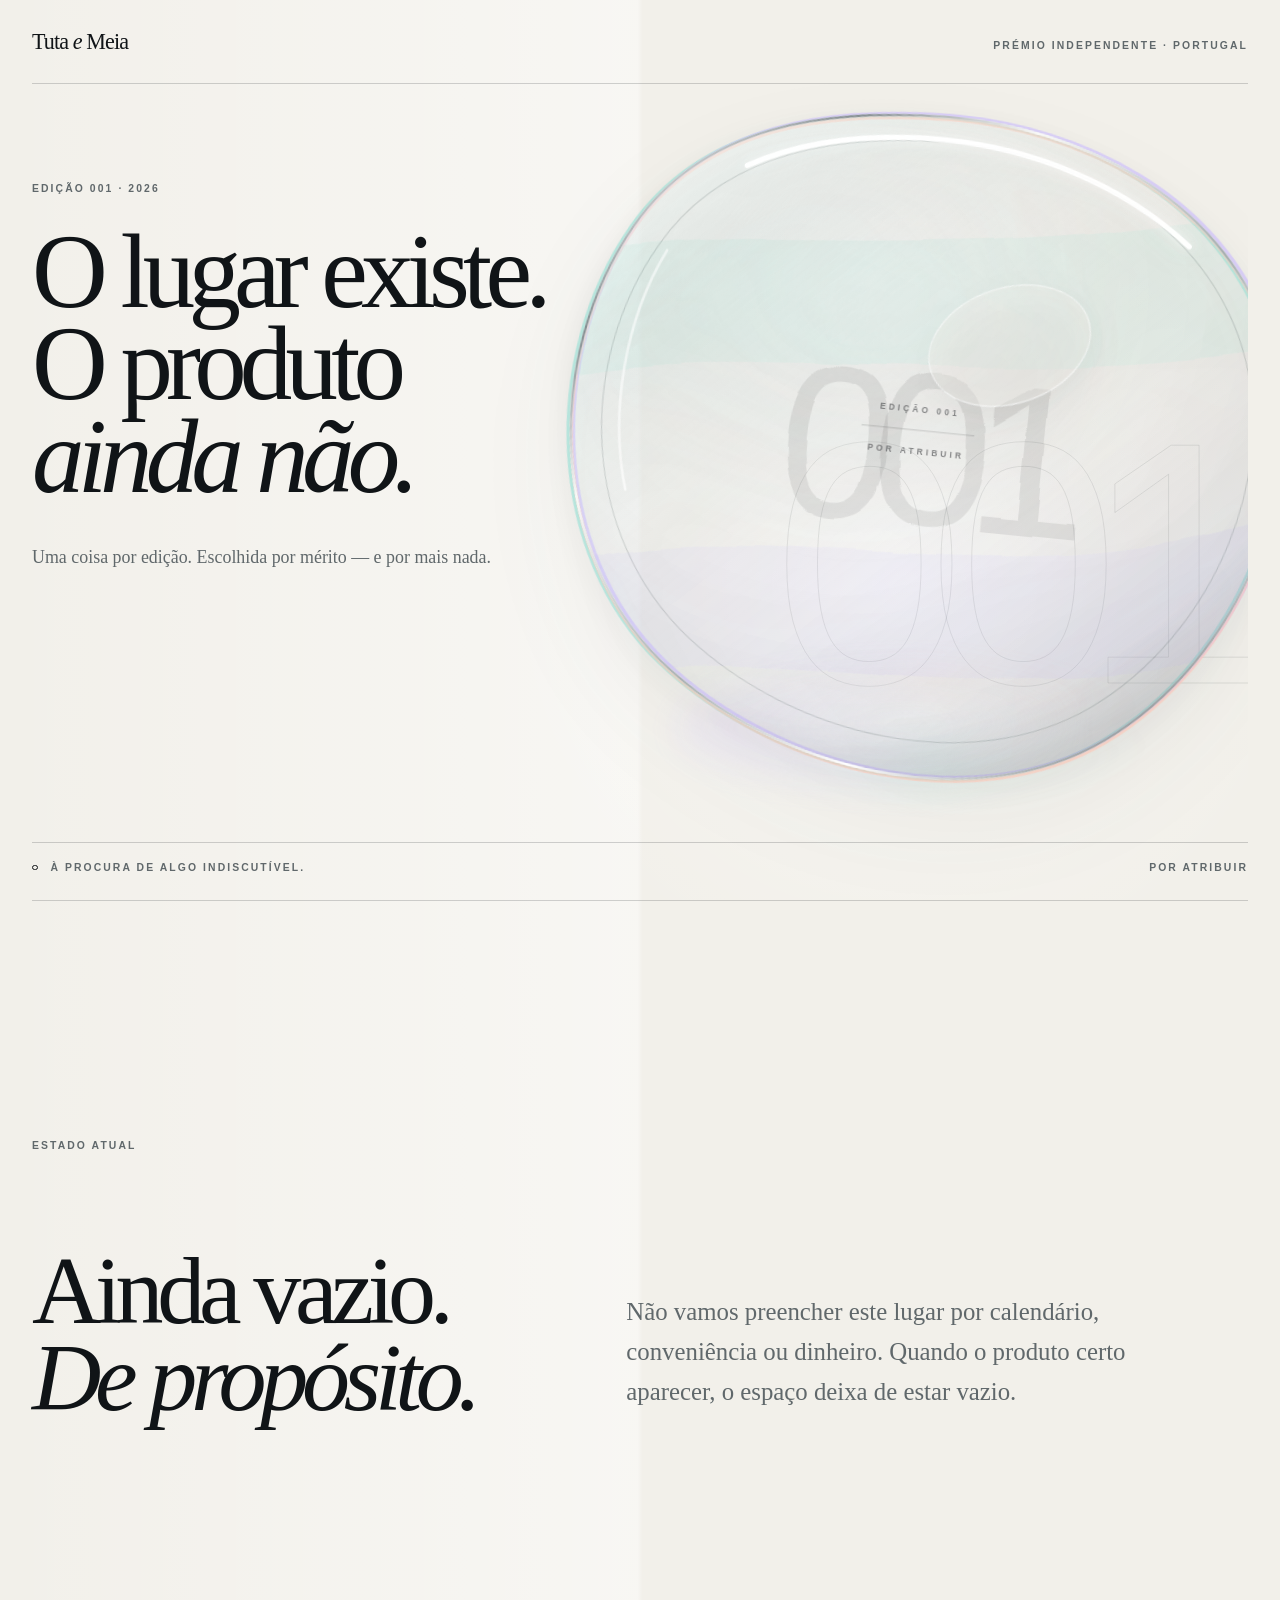
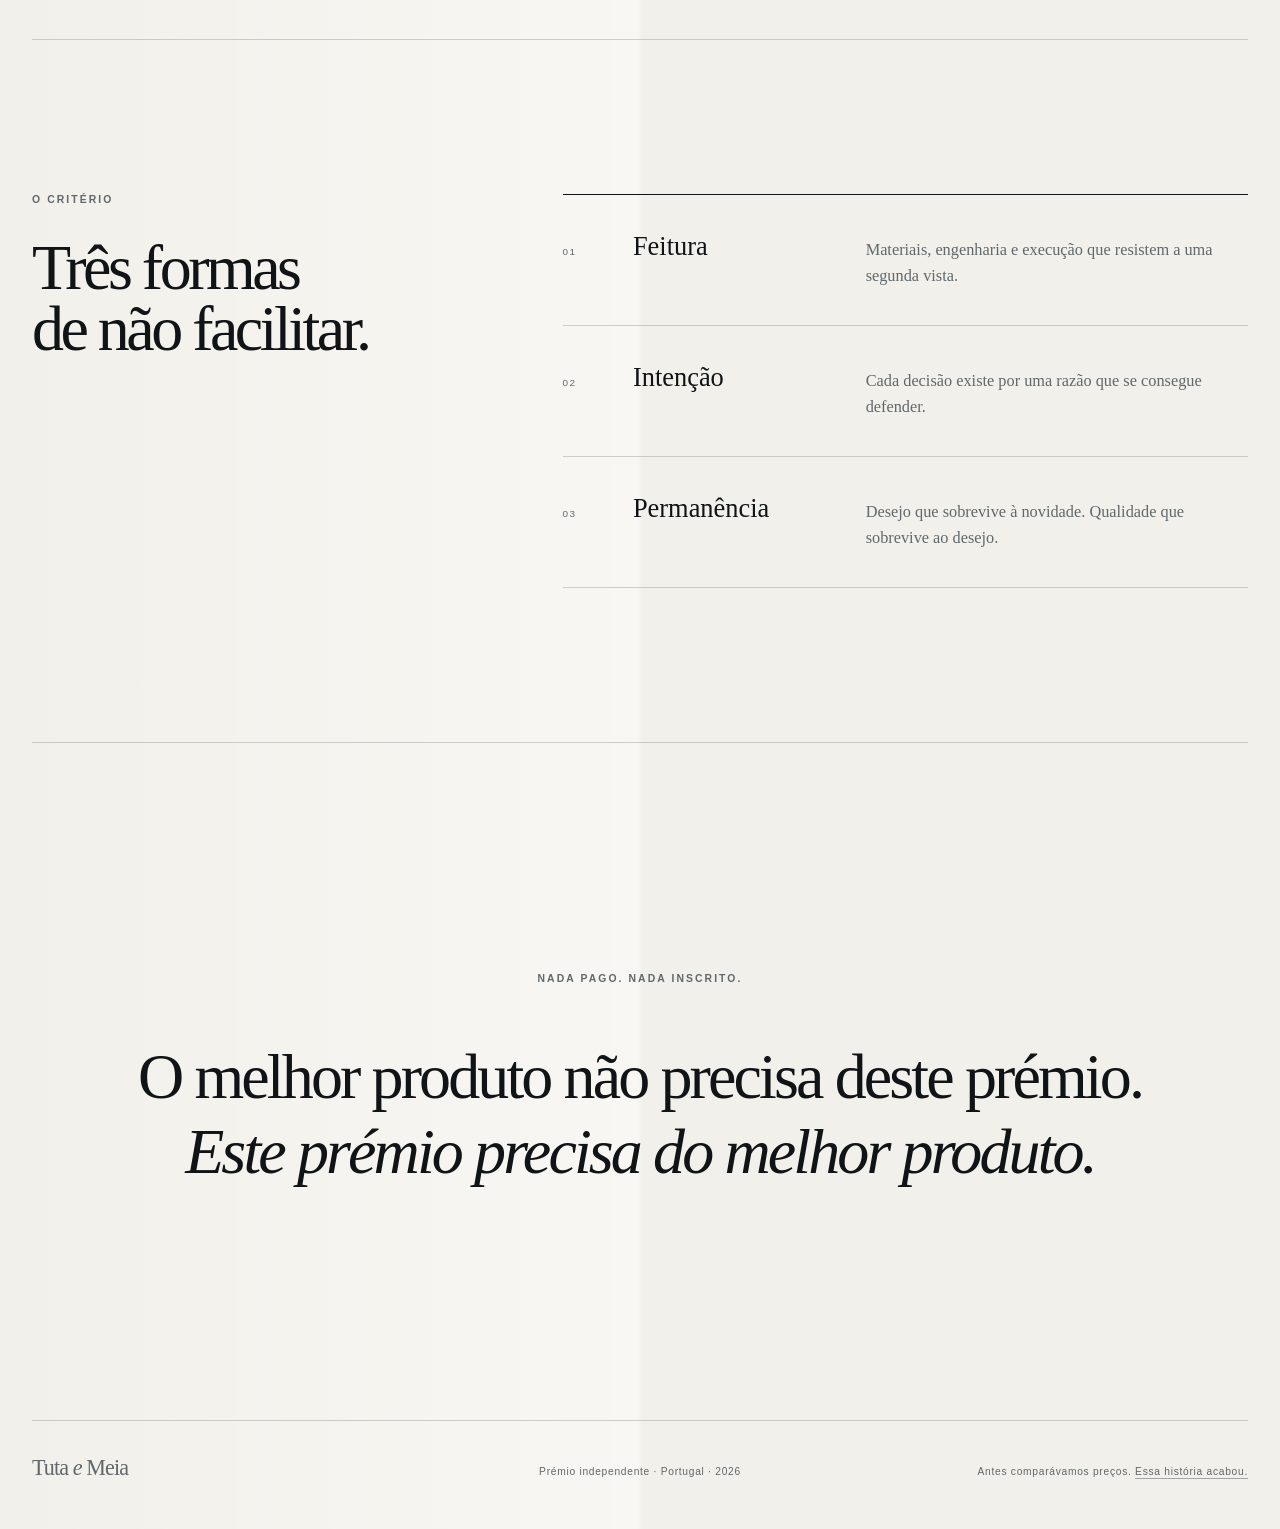
<file: index.html>
<!doctype html>
<html lang="pt">
<head>
  <meta charset="utf-8">
  <meta name="viewport" content="width=device-width, initial-scale=1">
  <title>Tuta e Meia — ainda vazio, de propósito</title>
  <meta name="description" content="Uma distinção editorial independente. Uma coisa por edição. Nada pago. Nada inscrito.">
  <meta name="theme-color" content="#f2f0ea">
  <meta property="og:type" content="website">
  <meta property="og:locale" content="pt_PT">
  <meta property="og:title" content="Tuta e Meia — ainda vazio, de propósito">
  <meta property="og:description" content="O lugar existe. O produto ainda não.">
  <meta property="og:url" content="https://tutaemeia.pt/">
  <link rel="canonical" href="https://tutaemeia.pt/">
  <link rel="icon" href="/favicon.svg?v=20261008b" type="image/svg+xml">
  <link rel="stylesheet" href="/styles.css?v=20261008b">
  <script src="/lens.js?v=20261008b" defer></script>
</head>
<body>
  <header class="site-header">
    <a class="brand" href="/" aria-label="Tuta e Meia — início">Tuta <i>e</i> Meia</a>
    <p>Prémio independente · Portugal</p>
  </header>

  <main>
    <section class="hero" id="hero" aria-labelledby="title">
      <div class="hero-copy">
        <p class="eyebrow">Edição 001 · 2026</p>
        <h1 id="title">O lugar existe.<br>O produto <em>ainda não.</em></h1>
        <p class="intro">
          Uma coisa por edição. Escolhida por mérito — e por mais nada.
        </p>
      </div>

      <p class="serial" aria-hidden="true">001</p>

      <div class="optical-object" id="optical-object" aria-hidden="true">
        <div class="caustic"></div>
        <svg class="lens" viewBox="0 0 720 660">
          <defs>
            <path id="lens-shape" d="M358 24C485 21 624 75 681 196C745 331 686 512 567 600C450 686 259 662 139 568C22 476-3 290 71 157C129 53 244 27 358 24Z"/>
            <clipPath id="lens-clip">
              <use href="#lens-shape"/>
            </clipPath>
            <linearGradient id="glass-fill" x1="0" y1="0" x2="1" y2="1">
              <stop offset="0" stop-color="#ffffff" stop-opacity=".72"/>
              <stop offset=".24" stop-color="#d9eeee" stop-opacity=".18"/>
              <stop offset=".52" stop-color="#ffffff" stop-opacity=".06"/>
              <stop offset=".78" stop-color="#c8c4dc" stop-opacity=".16"/>
              <stop offset="1" stop-color="#929b9e" stop-opacity=".34"/>
            </linearGradient>
            <radialGradient id="glass-depth" cx=".38" cy=".27" r=".82">
              <stop offset="0" stop-color="#ffffff" stop-opacity=".6"/>
              <stop offset=".46" stop-color="#ffffff" stop-opacity=".04"/>
              <stop offset=".8" stop-color="#879496" stop-opacity=".08"/>
              <stop offset="1" stop-color="#5a6264" stop-opacity=".31"/>
            </radialGradient>
            <linearGradient id="rim-metal" x1=".05" y1=".05" x2=".93" y2=".9">
              <stop offset="0" stop-color="#ffffff"/>
              <stop offset=".16" stop-color="#858e91"/>
              <stop offset=".31" stop-color="#f8f9f7"/>
              <stop offset=".56" stop-color="#a5adae"/>
              <stop offset=".76" stop-color="#ffffff"/>
              <stop offset="1" stop-color="#737c7f"/>
            </linearGradient>
            <filter id="refract" x="-15%" y="-15%" width="130%" height="130%">
              <feTurbulence type="fractalNoise" baseFrequency=".007 .014" numOctaves="2" seed="31" result="texture"/>
              <feDisplacementMap in="SourceGraphic" in2="texture" scale="12" xChannelSelector="R" yChannelSelector="B"/>
            </filter>
            <filter id="surface-light" x="-25%" y="-25%" width="150%" height="150%" color-interpolation-filters="sRGB">
              <feGaussianBlur in="SourceAlpha" stdDeviation="15" result="soft-alpha"/>
              <feSpecularLighting in="soft-alpha" surfaceScale="13" specularConstant="1.15" specularExponent="38" lighting-color="#ffffff" result="specular">
                <fePointLight id="point-light" x="545" y="85" z="185"/>
              </feSpecularLighting>
              <feComposite in="specular" in2="SourceAlpha" operator="in" result="specular-cut"/>
              <feMerge>
                <feMergeNode in="SourceGraphic"/>
                <feMergeNode in="specular-cut"/>
              </feMerge>
            </filter>
          </defs>

          <g class="dispersion">
            <use href="#lens-shape" class="rim rim-cyan"/>
            <use href="#lens-shape" class="rim rim-violet"/>
            <use href="#lens-shape" class="rim rim-coral"/>
          </g>

          <use href="#lens-shape" class="glass-base" filter="url(#surface-light)"/>

          <g clip-path="url(#lens-clip)" filter="url(#refract)">
            <text class="refracted-number" x="366" y="414" text-anchor="middle">001</text>
            <path class="refraction-band band-one" d="M-20 204C169 129 333 183 746 62V199C410 297 190 241-20 318Z"/>
            <path class="refraction-band band-two" d="M-17 506C198 391 440 504 750 354V480C457 616 194 509-17 627Z"/>
          </g>

          <use href="#lens-shape" class="glass-depth"/>
          <path class="inner-bevel" d="M359 48C476 45 602 94 655 204C713 327 659 490 551 570C443 649 271 627 160 541C52 456 28 294 97 172C150 78 255 51 359 48Z"/>
          <path class="hard-highlight" d="M173 89C255 42 382 33 484 65C527 78 566 98 600 124"/>
          <path class="soft-highlight" d="M105 177C71 247 66 337 88 408"/>
          <ellipse class="internal-void" cx="439" cy="235" rx="79" ry="55" transform="rotate(-24 439 235)"/>
          <use href="#lens-shape" class="metal-rim"/>

          <g class="engraving">
            <text x="360" y="307" text-anchor="middle">EDIÇÃO 001</text>
            <line x1="306" y1="324" x2="414" y2="324"/>
            <text x="360" y="347" text-anchor="middle">POR ATRIBUIR</text>
          </g>
        </svg>
      </div>

      <div class="hero-foot">
        <span class="status-dot" aria-hidden="true"></span>
        <p>À procura de algo indiscutível.</p>
        <span>Por atribuir</span>
      </div>
    </section>

    <section class="declaration" id="declaration" aria-labelledby="declaration-title">
      <p class="eyebrow">Estado atual</p>
      <h2 id="declaration-title">Ainda vazio.<br><em>De propósito.</em></h2>
      <p>
        Não vamos preencher este lugar por calendário, conveniência ou dinheiro.
        Quando o produto certo aparecer, o espaço deixa de estar vazio.
      </p>
    </section>

    <section class="criteria" id="criteria" aria-labelledby="criteria-title">
      <div class="criteria-heading">
        <p class="eyebrow">O critério</p>
        <h2 id="criteria-title">Três formas<br>de não facilitar.</h2>
      </div>

      <div class="criteria-list">
        <article>
          <span>01</span>
          <h3>Feitura</h3>
          <p>Materiais, engenharia e execução que resistem a uma segunda vista.</p>
        </article>
        <article>
          <span>02</span>
          <h3>Intenção</h3>
          <p>Cada decisão existe por uma razão que se consegue defender.</p>
        </article>
        <article>
          <span>03</span>
          <h3>Permanência</h3>
          <p>Desejo que sobrevive à novidade. Qualidade que sobrevive ao desejo.</p>
        </article>
      </div>
    </section>

    <section class="promise" id="promise" aria-label="Compromisso editorial">
      <p class="promise-kicker">Nada pago. Nada inscrito.</p>
      <p class="promise-line">O melhor produto não precisa deste prémio.</p>
      <p class="promise-line"><em>Este prémio precisa do melhor produto.</em></p>
    </section>
  </main>

  <footer>
    <a class="footer-brand" href="/">Tuta <i>e</i> Meia</a>
    <p>Prémio independente · Portugal · 2026</p>
    <p class="history">Antes comparávamos preços. <a href="https://blog.seliver.eu/i-built-a-price-comparison-engine-and-almost-nobody-came/">Essa história acabou.</a></p>
  </footer>
</body>
</html>
</file>
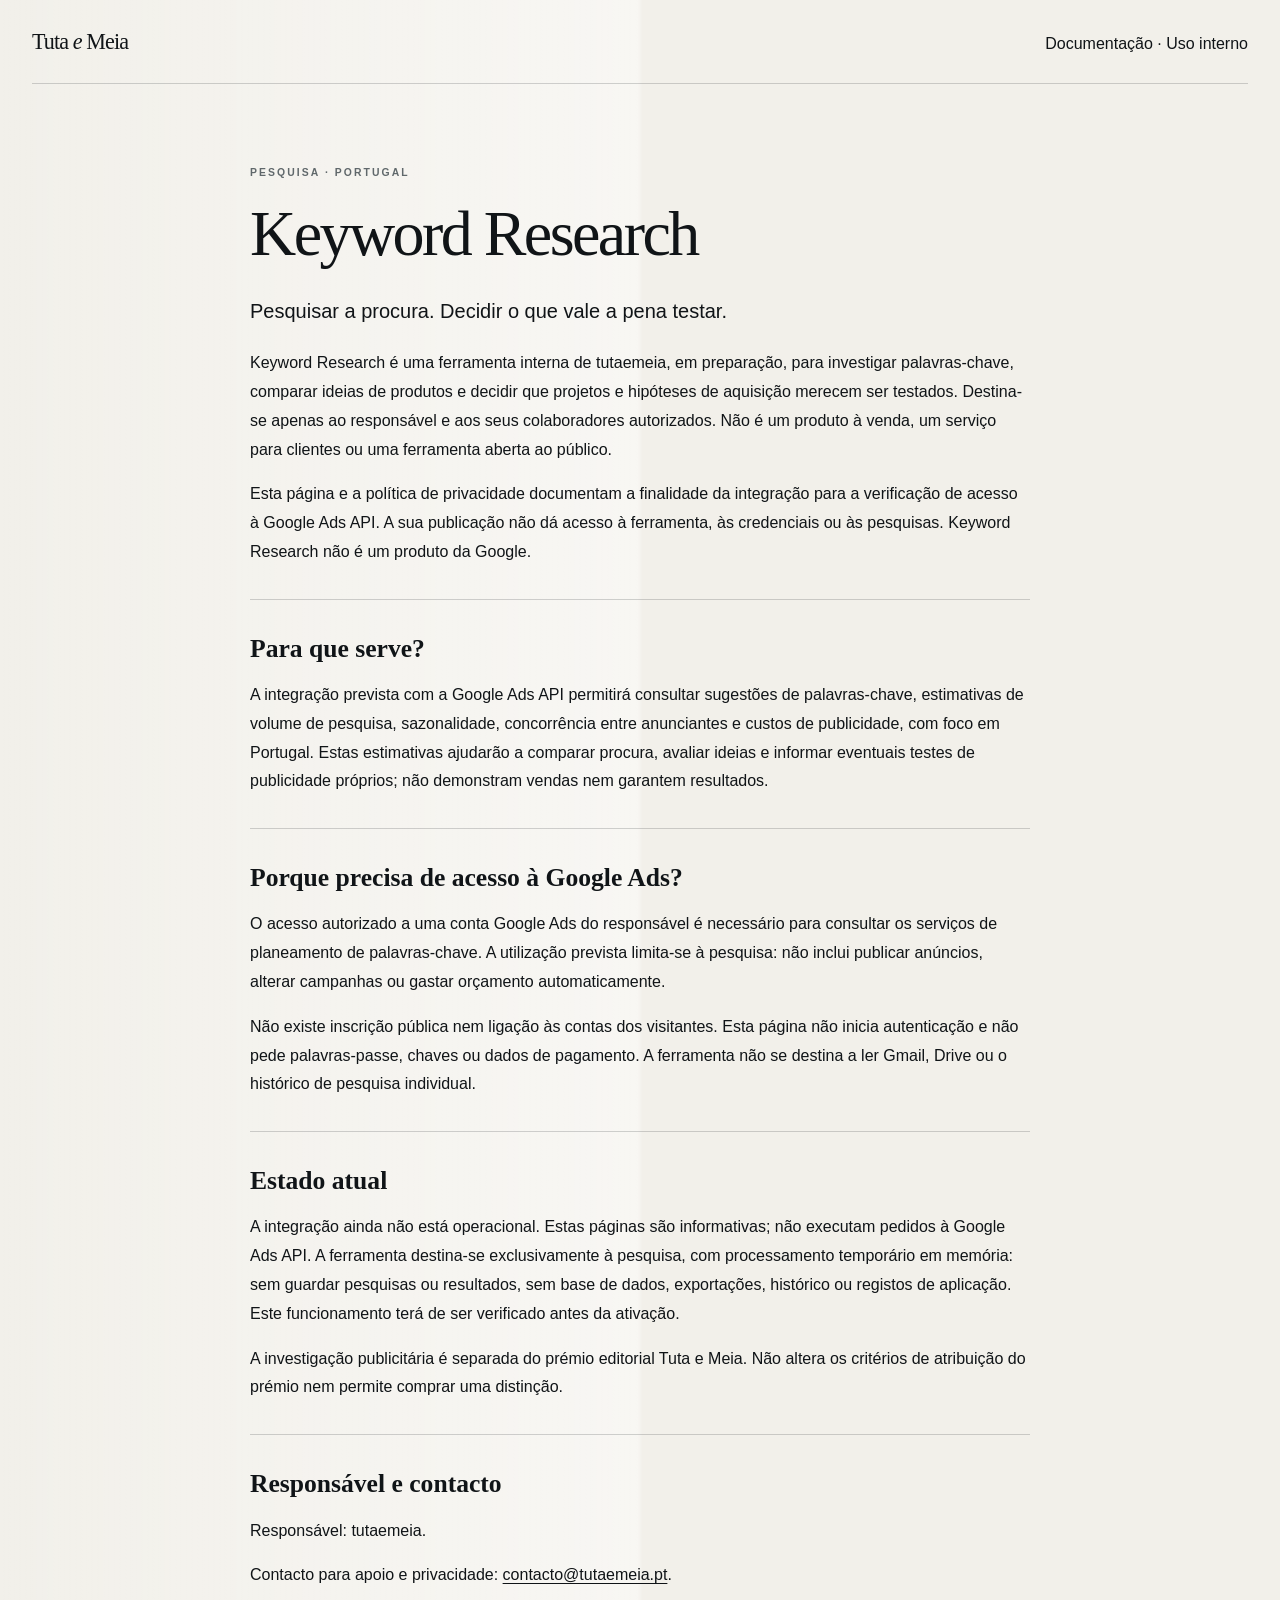
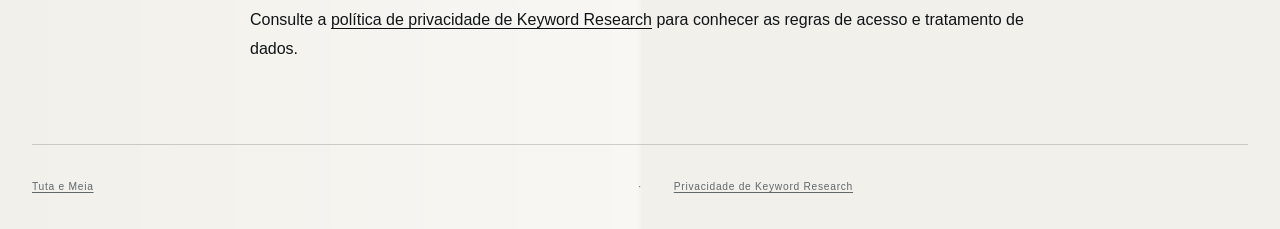
<file: keyword-research/index.html>
<!doctype html>
<html lang="pt-PT">
<head>
  <meta charset="utf-8">
  <meta name="viewport" content="width=device-width, initial-scale=1">
  <title>Keyword Research — Tuta e Meia</title>
  <meta name="description" content="Documentação da ferramenta interna de tutaemeia para pesquisar procura e avaliar ideias. Sem acesso público à ferramenta.">
  <meta name="robots" content="noindex, follow">
  <link rel="canonical" href="https://tutaemeia.pt/keyword-research/">
  <link rel="icon" href="/favicon.svg" type="image/svg+xml">
  <link rel="stylesheet" href="/styles.css">
  <link rel="stylesheet" href="/keyword-research/research.css">
</head>
<body class="research-page">
  <a class="skip-link" href="#content">Saltar para o conteúdo</a>
  <header class="site-header">
    <a class="brand" href="/" aria-label="Tuta e Meia — início"><span class="wordmark">Tuta <i>e</i> Meia</span></a>
    <span>Documentação · Uso interno</span>
  </header>
  <main id="content">
    <p class="eyebrow">Pesquisa · Portugal</p>
    <h1>Keyword Research</h1>
    <p class="lead">Pesquisar a procura. Decidir o que vale a pena testar.</p>
    <p>Keyword Research é uma ferramenta interna de tutaemeia, em preparação, para investigar palavras-chave, comparar ideias de produtos e decidir que projetos e hipóteses de aquisição merecem ser testados. Destina-se apenas ao responsável e aos seus colaboradores autorizados. Não é um produto à venda, um serviço para clientes ou uma ferramenta aberta ao público.</p>
    <p>Esta página e a política de privacidade documentam a finalidade da integração para a verificação de acesso à Google Ads API. A sua publicação não dá acesso à ferramenta, às credenciais ou às pesquisas. Keyword Research não é um produto da Google.</p>
    <section aria-labelledby="purpose">
      <h2 id="purpose">Para que serve?</h2>
      <p>A integração prevista com a Google Ads API permitirá consultar sugestões de palavras-chave, estimativas de volume de pesquisa, sazonalidade, concorrência entre anunciantes e custos de publicidade, com foco em Portugal. Estas estimativas ajudarão a comparar procura, avaliar ideias e informar eventuais testes de publicidade próprios; não demonstram vendas nem garantem resultados.</p>
    </section>
    <section aria-labelledby="access">
      <h2 id="access">Porque precisa de acesso à Google Ads?</h2>
      <p>O acesso autorizado a uma conta Google Ads do responsável é necessário para consultar os serviços de planeamento de palavras-chave. A utilização prevista limita-se à pesquisa: não inclui publicar anúncios, alterar campanhas ou gastar orçamento automaticamente.</p>
      <p>Não existe inscrição pública nem ligação às contas dos visitantes. Esta página não inicia autenticação e não pede palavras-passe, chaves ou dados de pagamento. A ferramenta não se destina a ler Gmail, Drive ou o histórico de pesquisa individual.</p>
    </section>
    <section aria-labelledby="status">
      <h2 id="status">Estado atual</h2>
      <p>A integração ainda não está operacional. Estas páginas são informativas; não executam pedidos à Google Ads API. A ferramenta destina-se exclusivamente à pesquisa, com processamento temporário em memória: sem guardar pesquisas ou resultados, sem base de dados, exportações, histórico ou registos de aplicação. Este funcionamento terá de ser verificado antes da ativação.</p>
      <p>A investigação publicitária é separada do prémio editorial Tuta e Meia. Não altera os critérios de atribuição do prémio nem permite comprar uma distinção.</p>
    </section>
    <section aria-labelledby="contact">
      <h2 id="contact">Responsável e contacto</h2>
      <p>Responsável: tutaemeia.</p>
      <p>Contacto para apoio e privacidade: <a href="mailto:contacto@tutaemeia.pt">contacto@tutaemeia.pt</a>.</p>
      <p>Consulte a <a href="/keyword-research/privacidade/">política de privacidade de Keyword Research</a> para conhecer as regras de acesso e tratamento de dados.</p>
    </section>
  </main>
  <footer><a href="/">Tuta e Meia</a> · <a href="/keyword-research/privacidade/">Privacidade de Keyword Research</a></footer>
</body>
</html>
</file>
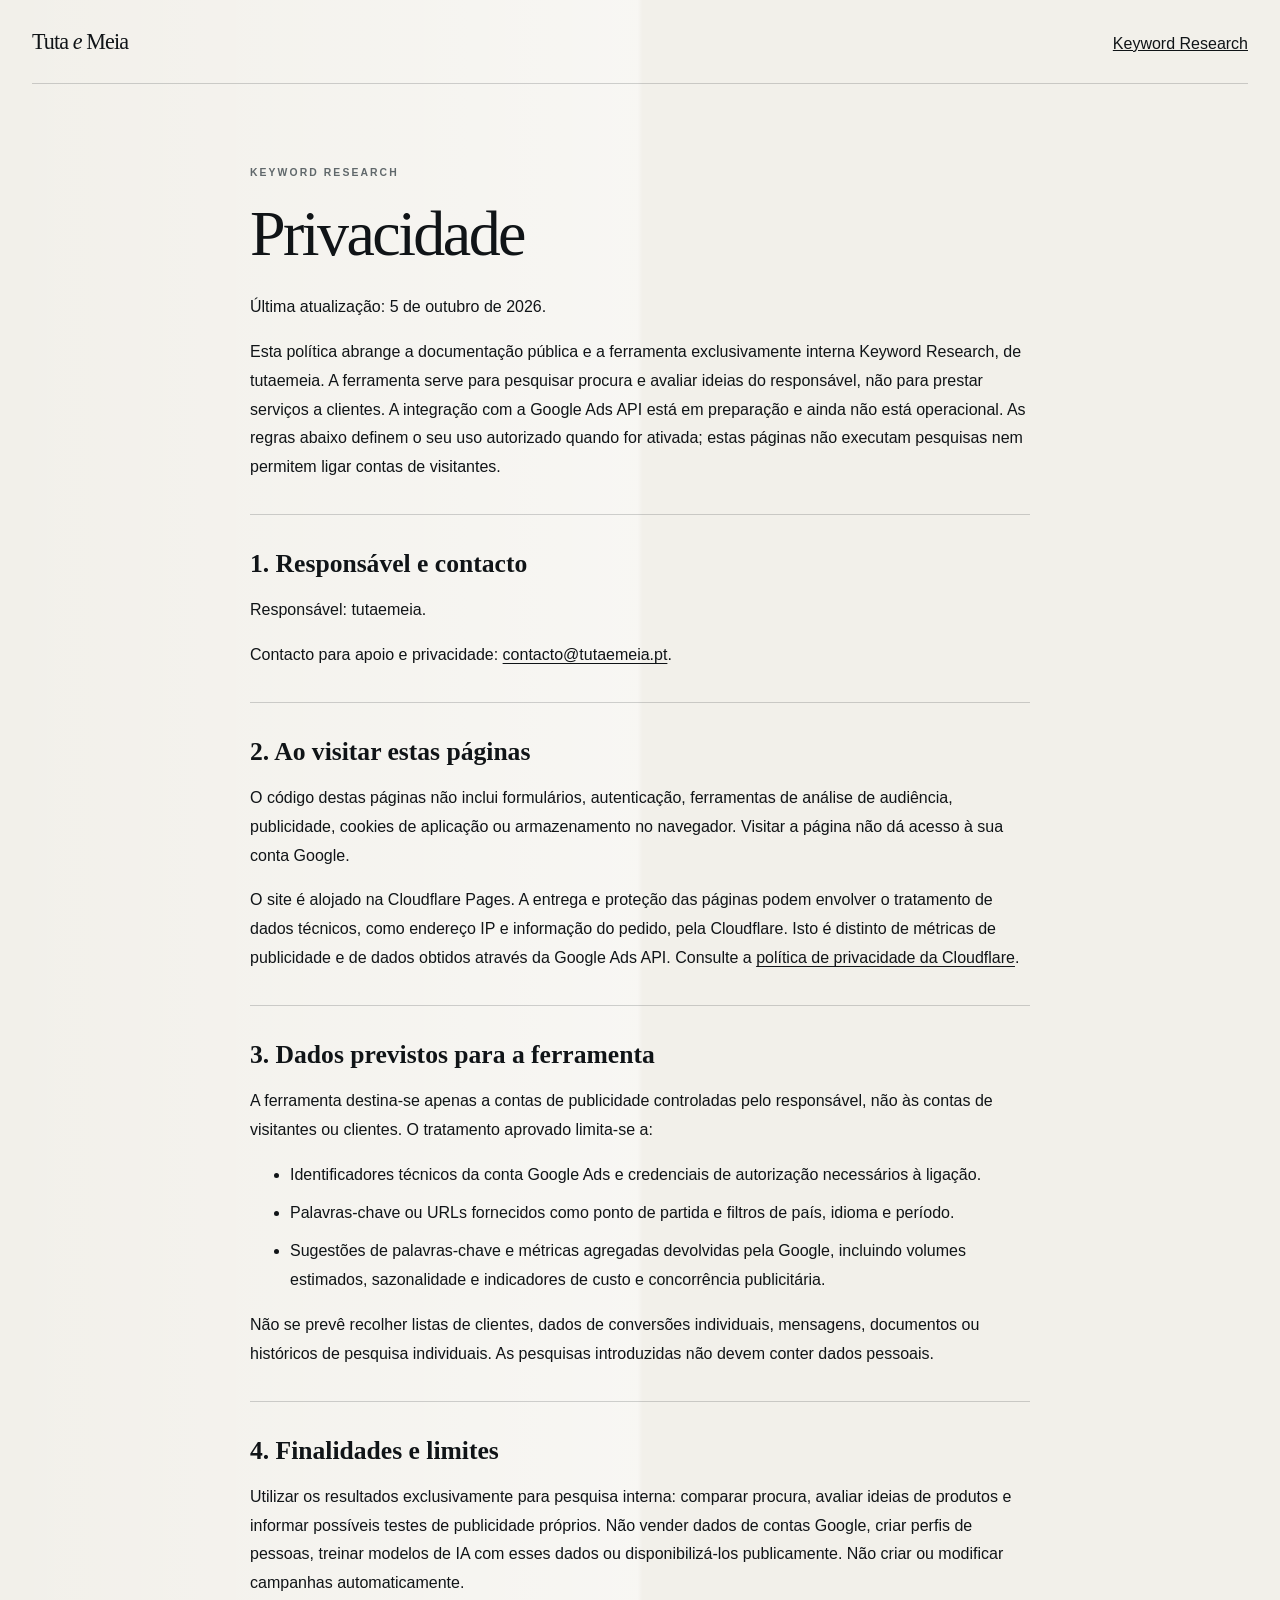
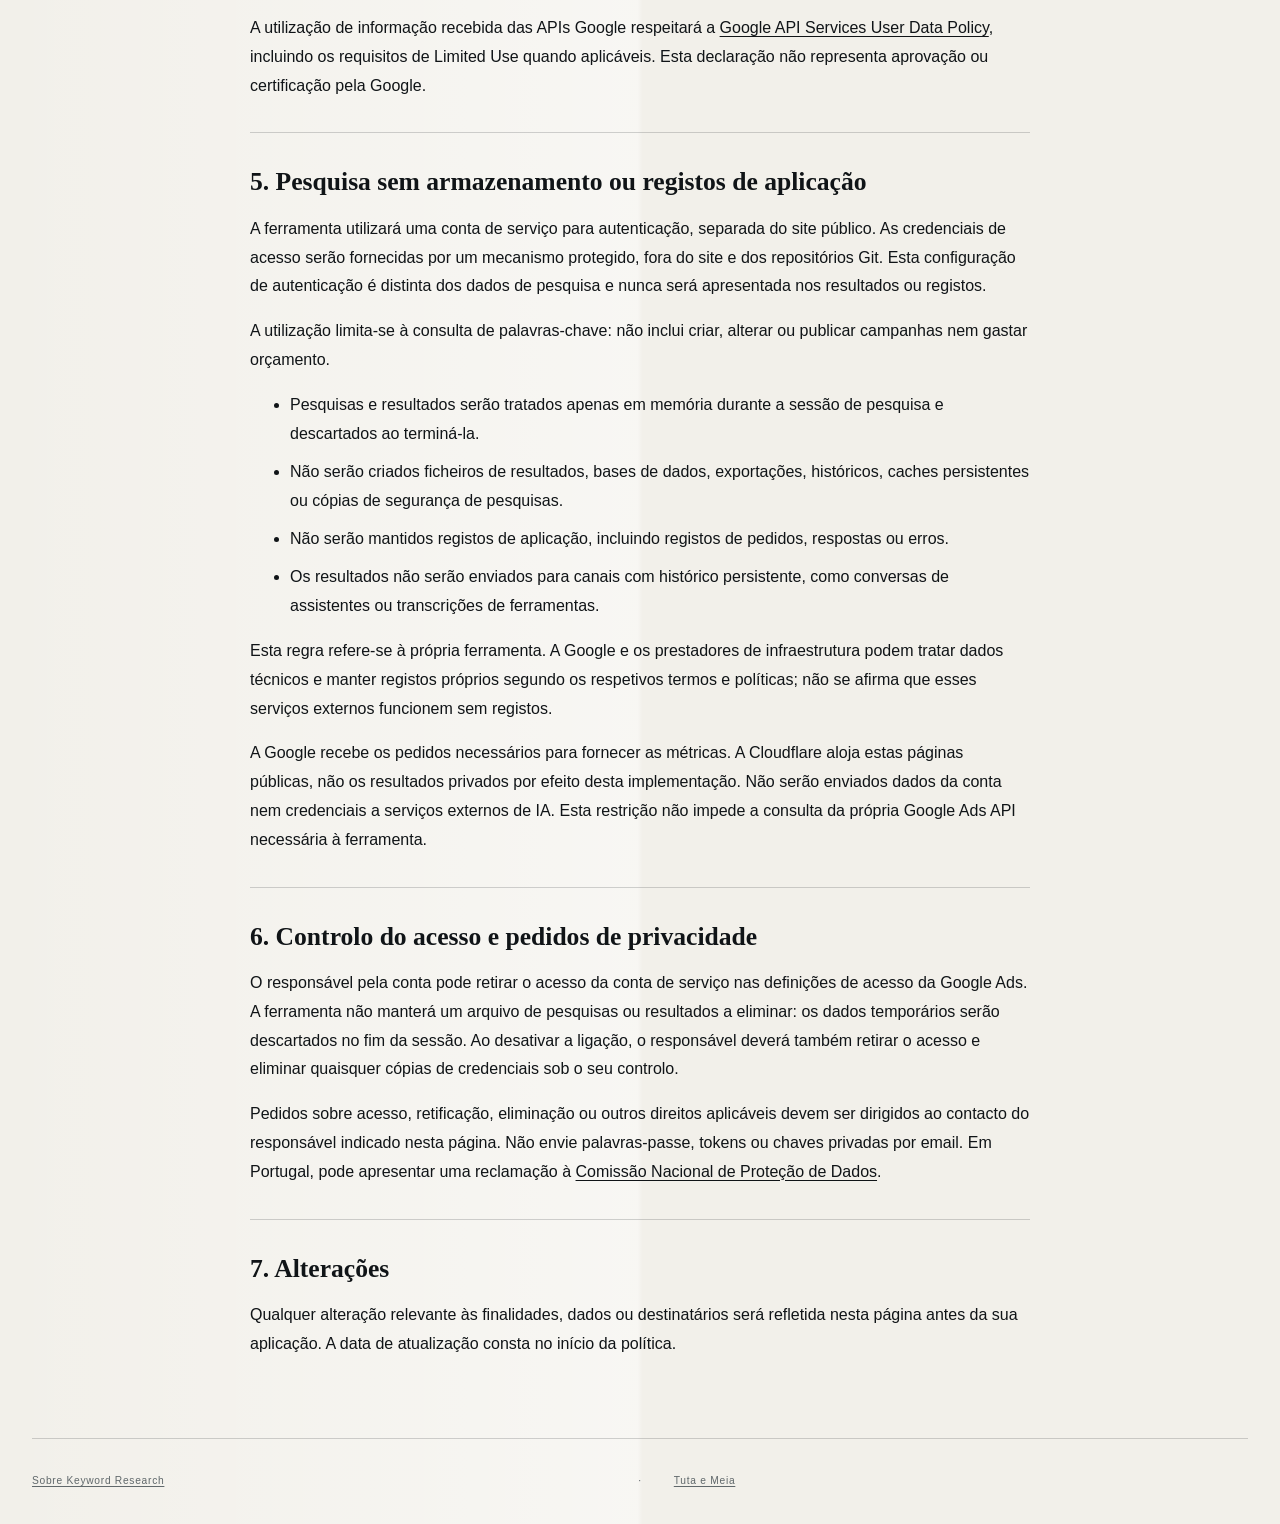
<file: keyword-research/privacidade/index.html>
<!doctype html>
<html lang="pt-PT">
<head>
  <meta charset="utf-8">
  <meta name="viewport" content="width=device-width, initial-scale=1">
  <title>Privacidade de Keyword Research — Tuta e Meia</title>
  <meta name="description" content="Privacidade das páginas e regras aprovadas para a futura ferramenta privada Keyword Research.">
  <meta name="robots" content="noindex, follow">
  <link rel="canonical" href="https://tutaemeia.pt/keyword-research/privacidade/">
  <link rel="icon" href="/favicon.svg" type="image/svg+xml">
  <link rel="stylesheet" href="/styles.css">
  <link rel="stylesheet" href="/keyword-research/research.css">
</head>
<body class="research-page">
  <a class="skip-link" href="#content">Saltar para o conteúdo</a>
  <header class="site-header">
    <a class="brand" href="/" aria-label="Tuta e Meia — início"><span class="wordmark">Tuta <i>e</i> Meia</span></a>
    <a href="/keyword-research/">Keyword Research</a>
  </header>
  <main id="content">
    <p class="eyebrow">Keyword Research</p>
    <h1>Privacidade</h1>
    <p>Última atualização: <time datetime="2026-10-05">5 de outubro de 2026</time>.</p>
    <p>Esta política abrange a documentação pública e a ferramenta exclusivamente interna Keyword Research, de tutaemeia. A ferramenta serve para pesquisar procura e avaliar ideias do responsável, não para prestar serviços a clientes. A integração com a Google Ads API está em preparação e ainda não está operacional. As regras abaixo definem o seu uso autorizado quando for ativada; estas páginas não executam pesquisas nem permitem ligar contas de visitantes.</p>
    <section aria-labelledby="controller">
      <h2 id="controller">1. Responsável e contacto</h2>
      <p>Responsável: tutaemeia.</p>
      <p>Contacto para apoio e privacidade: <a href="mailto:contacto@tutaemeia.pt">contacto@tutaemeia.pt</a>.</p>
    </section>
    <section aria-labelledby="website">
      <h2 id="website">2. Ao visitar estas páginas</h2>
      <p>O código destas páginas não inclui formulários, autenticação, ferramentas de análise de audiência, publicidade, cookies de aplicação ou armazenamento no navegador. Visitar a página não dá acesso à sua conta Google.</p>
      <p>O site é alojado na Cloudflare Pages. A entrega e proteção das páginas podem envolver o tratamento de dados técnicos, como endereço IP e informação do pedido, pela Cloudflare. Isto é distinto de métricas de publicidade e de dados obtidos através da Google Ads API. Consulte a <a href="https://www.cloudflare.com/privacypolicy/">política de privacidade da Cloudflare</a>.</p>
    </section>
    <section aria-labelledby="data">
      <h2 id="data">3. Dados previstos para a ferramenta</h2>
      <p>A ferramenta destina-se apenas a contas de publicidade controladas pelo responsável, não às contas de visitantes ou clientes. O tratamento aprovado limita-se a:</p>
      <ul>
        <li>Identificadores técnicos da conta Google Ads e credenciais de autorização necessários à ligação.</li>
        <li>Palavras-chave ou URLs fornecidos como ponto de partida e filtros de país, idioma e período.</li>
        <li>Sugestões de palavras-chave e métricas agregadas devolvidas pela Google, incluindo volumes estimados, sazonalidade e indicadores de custo e concorrência publicitária.</li>
      </ul>
      <p>Não se prevê recolher listas de clientes, dados de conversões individuais, mensagens, documentos ou históricos de pesquisa individuais. As pesquisas introduzidas não devem conter dados pessoais.</p>
    </section>
    <section aria-labelledby="purpose">
      <h2 id="purpose">4. Finalidades e limites</h2>
      <p>Utilizar os resultados exclusivamente para pesquisa interna: comparar procura, avaliar ideias de produtos e informar possíveis testes de publicidade próprios. Não vender dados de contas Google, criar perfis de pessoas, treinar modelos de IA com esses dados ou disponibilizá-los publicamente. Não criar ou modificar campanhas automaticamente.</p>
      <p>A utilização de informação recebida das APIs Google respeitará a <a href="https://developers.google.com/terms/api-services-user-data-policy">Google API Services User Data Policy</a>, incluindo os requisitos de Limited Use quando aplicáveis. Esta declaração não representa aprovação ou certificação pela Google.</p>
    </section>
    <section aria-labelledby="storage">
      <h2 id="storage">5. Pesquisa sem armazenamento ou registos de aplicação</h2>
      <p>A ferramenta utilizará uma conta de serviço para autenticação, separada do site público. As credenciais de acesso serão fornecidas por um mecanismo protegido, fora do site e dos repositórios Git. Esta configuração de autenticação é distinta dos dados de pesquisa e nunca será apresentada nos resultados ou registos.</p>
      <p>A utilização limita-se à consulta de palavras-chave: não inclui criar, alterar ou publicar campanhas nem gastar orçamento.</p>
      <ul>
        <li>Pesquisas e resultados serão tratados apenas em memória durante a sessão de pesquisa e descartados ao terminá-la.</li>
        <li>Não serão criados ficheiros de resultados, bases de dados, exportações, históricos, caches persistentes ou cópias de segurança de pesquisas.</li>
        <li>Não serão mantidos registos de aplicação, incluindo registos de pedidos, respostas ou erros.</li>
        <li>Os resultados não serão enviados para canais com histórico persistente, como conversas de assistentes ou transcrições de ferramentas.</li>
      </ul>
      <p>Esta regra refere-se à própria ferramenta. A Google e os prestadores de infraestrutura podem tratar dados técnicos e manter registos próprios segundo os respetivos termos e políticas; não se afirma que esses serviços externos funcionem sem registos.</p>
      <p>A Google recebe os pedidos necessários para fornecer as métricas. A Cloudflare aloja estas páginas públicas, não os resultados privados por efeito desta implementação. Não serão enviados dados da conta nem credenciais a serviços externos de IA. Esta restrição não impede a consulta da própria Google Ads API necessária à ferramenta.</p>
    </section>
    <section aria-labelledby="rights">
      <h2 id="rights">6. Controlo do acesso e pedidos de privacidade</h2>
      <p>O responsável pela conta pode retirar o acesso da conta de serviço nas definições de acesso da Google Ads. A ferramenta não manterá um arquivo de pesquisas ou resultados a eliminar: os dados temporários serão descartados no fim da sessão. Ao desativar a ligação, o responsável deverá também retirar o acesso e eliminar quaisquer cópias de credenciais sob o seu controlo.</p>
      <p>Pedidos sobre acesso, retificação, eliminação ou outros direitos aplicáveis devem ser dirigidos ao contacto do responsável indicado nesta página. Não envie palavras-passe, tokens ou chaves privadas por email. Em Portugal, pode apresentar uma reclamação à <a href="https://www.cnpd.pt/">Comissão Nacional de Proteção de Dados</a>.</p>
    </section>
    <section aria-labelledby="changes">
      <h2 id="changes">7. Alterações</h2>
      <p>Qualquer alteração relevante às finalidades, dados ou destinatários será refletida nesta página antes da sua aplicação. A data de atualização consta no início da política.</p>
    </section>
  </main>
  <footer><a href="/keyword-research/">Sobre Keyword Research</a> · <a href="/">Tuta e Meia</a></footer>
</body>
</html>
</file>
<file: styles.css>
:root {
  color-scheme: light;
  --paper: #f2f0ea;
  --paper-deep: #e8e5dd;
  --ink: #101417;
  --muted: #60686b;
  --palladium: #9aa3a6;
  --line: rgb(16 20 23 / 18%);
  --cyan: #8edfd3;
  --violet: #c7b7ff;
  --coral: #ffc4b4;
  --serif: "Iowan Old Style", Baskerville, "Times New Roman", serif;
  --sans: "Helvetica Neue", Helvetica, Arial, sans-serif;
}

* {
  box-sizing: border-box;
}

html {
  min-height: 100%;
  background: var(--paper);
  scroll-behavior: smooth;
}

body {
  min-height: 100vh;
  margin: 0;
  overflow-x: hidden;
  color: var(--ink);
  background:
    linear-gradient(90deg, transparent, rgb(255 255 255 / 45%) 49.8%, transparent 50.2%),
    var(--paper);
  font-family: var(--sans);
  -webkit-font-smoothing: antialiased;
}

body::before {
  position: fixed;
  z-index: -1;
  inset: 0;
  opacity: 0.24;
  background-image:
    repeating-linear-gradient(0deg, rgb(16 20 23 / 2%) 0 1px, transparent 1px 4px),
    radial-gradient(circle at 75% 18%, rgb(255 255 255 / 85%), transparent 30rem);
  content: "";
  pointer-events: none;
}

a {
  color: inherit;
}

.site-header,
main,
footer {
  width: min(100% - 4rem, 1400px);
  margin-inline: auto;
}

.site-header {
  display: flex;
  position: relative;
  z-index: 10;
  align-items: baseline;
  justify-content: space-between;
  height: 5.25rem;
  padding: 1.8rem 0 1.35rem;
  border-bottom: 1px solid var(--line);
}

.brand,
.footer-brand {
  font-family: var(--serif);
  font-size: 1.38rem;
  letter-spacing: -0.04em;
  text-decoration: none;
}

.brand i,
.footer-brand i {
  font-weight: 400;
}

.site-header p,
.eyebrow,
.hero-foot,
.promise-kicker {
  font-size: 0.65rem;
  font-weight: 600;
  letter-spacing: 0.2em;
  text-transform: uppercase;
}

.site-header p {
  margin: 0;
  color: var(--muted);
}

.hero {
  position: relative;
  min-height: calc(100svh - 5.25rem);
  overflow: hidden;
  isolation: isolate;
}

.hero::before {
  position: absolute;
  z-index: -3;
  top: 9%;
  right: -7%;
  width: min(67vw, 66rem);
  aspect-ratio: 1;
  border-radius: 50%;
  background: radial-gradient(circle, rgb(255 255 255 / 88%), rgb(255 255 255 / 22%) 38%, transparent 68%);
  content: "";
  pointer-events: none;
}

.hero-copy {
  position: relative;
  z-index: 4;
  width: min(56rem, 65%);
  padding-top: clamp(5rem, 11vh, 8rem);
}

.eyebrow {
  margin: 0 0 2rem;
  color: var(--muted);
}

h1,
.declaration h2,
.criteria-heading h2,
.promise-line {
  margin: 0;
  font-family: var(--serif);
  font-weight: 400;
}

h1 {
  max-width: 10.5ch;
  font-size: clamp(4.6rem, 8.2vw, 8rem);
  letter-spacing: -0.065em;
  line-height: 0.88;
}

h1 em,
.declaration h2 em,
.promise-line em {
  font-weight: 400;
  font-style: italic;
}

.intro {
  max-width: 34rem;
  margin: 2.5rem 0 0;
  color: var(--muted);
  font-family: var(--serif);
  font-size: clamp(1.04rem, 1.4vw, 1.22rem);
  line-height: 1.6;
}

.serial {
  position: absolute;
  z-index: -1;
  top: 44%;
  right: 1%;
  margin: 0;
  color: transparent;
  font-family: var(--sans);
  font-size: clamp(12rem, 27vw, 28rem);
  font-variant-numeric: tabular-nums;
  font-weight: 200;
  letter-spacing: -0.11em;
  line-height: 0.7;
  -webkit-text-stroke: 1px rgb(16 20 23 / 10%);
  user-select: none;
}

.optical-object {
  --tilt-x: 0deg;
  --tilt-y: 0deg;
  --turn: 0deg;
  position: absolute;
  z-index: 2;
  top: 1%;
  right: -4%;
  width: min(59vw, 54rem);
  aspect-ratio: 720 / 660;
  transform: perspective(1200px) rotateX(var(--tilt-x)) rotateY(var(--tilt-y)) rotateZ(var(--turn));
  transform-origin: 52% 48%;
  opacity: 1;
  filter: none;
  transition: opacity 900ms ease, filter 1100ms ease;
  will-change: transform;
}

.has-js .optical-object {
  opacity: 0;
  filter: blur(10px);
}

.has-js.is-ready .optical-object {
  opacity: 1;
  filter: blur(0);
}

.lens {
  position: relative;
  z-index: 2;
  display: block;
  width: 100%;
  height: 100%;
  overflow: visible;
  filter:
    drop-shadow(0 2.7rem 2.5rem rgb(43 51 53 / 15%))
    drop-shadow(0 0.55rem 0.8rem rgb(43 51 53 / 9%));
}

.glass-base {
  fill: url(#glass-fill);
  stroke: rgb(255 255 255 / 82%);
  stroke-width: 2;
}

.glass-depth {
  fill: url(#glass-depth);
  mix-blend-mode: multiply;
  opacity: 0.68;
}

.metal-rim {
  fill: none;
  stroke: url(#rim-metal);
  stroke-width: 2.1;
}

.rim {
  fill: none;
  stroke-width: 3.1;
  opacity: 0.58;
}

.rim-cyan {
  transform: translate(-2.5px, 1px);
  stroke: var(--cyan);
}

.rim-violet {
  transform: translate(2.4px, -1.6px);
  stroke: var(--violet);
}

.rim-coral {
  transform: translate(0.8px, 2.3px);
  stroke: var(--coral);
}

.inner-bevel {
  fill: none;
  stroke: rgb(79 90 93 / 22%);
  stroke-width: 1;
}

.hard-highlight,
.soft-highlight {
  fill: none;
  stroke-linecap: round;
}

.hard-highlight {
  stroke: rgb(255 255 255 / 92%);
  stroke-width: 5;
  filter: drop-shadow(0 0 6px rgb(255 255 255 / 88%));
}

.soft-highlight {
  stroke: rgb(255 255 255 / 56%);
  stroke-width: 2.5;
}

.refracted-number {
  fill: rgb(16 20 23 / 8%);
  font-family: var(--sans);
  font-size: 205px;
  font-weight: 200;
  letter-spacing: -22px;
}

.refraction-band {
  mix-blend-mode: screen;
}

.band-one {
  fill: rgb(142 223 211 / 11%);
}

.band-two {
  fill: rgb(199 183 255 / 10%);
}

.internal-void {
  fill: rgb(242 240 234 / 38%);
  stroke: rgb(255 255 255 / 72%);
  stroke-width: 1;
  filter: drop-shadow(5px 8px 12px rgb(79 90 93 / 10%));
}

.engraving {
  fill: rgb(16 20 23 / 47%);
  font-family: var(--sans);
  font-size: 8px;
  font-weight: 600;
  letter-spacing: 3px;
}

.engraving line {
  stroke: rgb(16 20 23 / 23%);
  stroke-width: 0.7;
}

.caustic {
  position: absolute;
  z-index: 1;
  right: 10%;
  bottom: 0;
  width: 68%;
  height: 17%;
  transform: translate(var(--caustic-x, 0), var(--caustic-y, 0)) rotate(-6deg);
  border-radius: 50%;
  opacity: 0.54;
  background:
    radial-gradient(ellipse at 46% 45%, rgb(255 255 255 / 94%) 0 12%, transparent 43%),
    conic-gradient(from 90deg, transparent, rgb(142 223 211 / 38%), rgb(199 183 255 / 31%), rgb(255 196 180 / 31%), transparent);
  filter: blur(18px);
  transition: transform 600ms cubic-bezier(.22, .8, .24, 1);
}

.hero-foot {
  position: absolute;
  z-index: 5;
  right: 0;
  bottom: 1.7rem;
  left: 0;
  display: grid;
  grid-template-columns: auto 1fr auto;
  gap: 0.8rem;
  align-items: center;
  padding-top: 1.2rem;
  border-top: 1px solid var(--line);
  color: var(--muted);
}

.hero-foot p {
  margin: 0;
}

.status-dot {
  width: 0.35rem;
  aspect-ratio: 1;
  border: 1px solid var(--ink);
  border-radius: 50%;
}

.declaration {
  display: grid;
  grid-template-columns: minmax(18rem, 0.75fr) minmax(24rem, 1fr);
  gap: clamp(4rem, 10vw, 11rem);
  align-items: end;
  padding: clamp(10rem, 17vw, 17rem) 0;
  border-top: 1px solid var(--line);
}

.declaration .eyebrow {
  grid-column: 1 / -1;
  margin-bottom: -2rem;
}

.declaration h2 {
  font-size: clamp(4rem, 7.5vw, 7.2rem);
  letter-spacing: -0.065em;
  line-height: 0.91;
}

.declaration > p:last-child {
  max-width: 37rem;
  margin: 0 0 0.55rem;
  color: var(--muted);
  font-family: var(--serif);
  font-size: clamp(1.18rem, 2vw, 1.55rem);
  line-height: 1.62;
}

.criteria {
  display: grid;
  grid-template-columns: minmax(18rem, 0.74fr) minmax(30rem, 1.26fr);
  gap: clamp(4rem, 10vw, 11rem);
  padding: clamp(7rem, 12vw, 12rem) 0;
  border-top: 1px solid var(--line);
}

.criteria-heading h2 {
  font-size: clamp(3.2rem, 5vw, 5.3rem);
  letter-spacing: -0.055em;
  line-height: 0.96;
}

.criteria-list {
  border-top: 1px solid var(--ink);
}

.criteria-list article {
  display: grid;
  grid-template-columns: 3rem minmax(8rem, 0.55fr) 1fr;
  gap: 1.4rem;
  align-items: baseline;
  padding: 2.25rem 0;
  border-bottom: 1px solid var(--line);
}

.criteria-list article > span {
  color: var(--muted);
  font-size: 0.62rem;
  font-variant-numeric: tabular-nums;
  letter-spacing: 0.15em;
}

.criteria-list h3 {
  margin: 0;
  font-family: var(--serif);
  font-size: 1.65rem;
  font-weight: 400;
}

.criteria-list p {
  margin: 0;
  color: var(--muted);
  font-family: var(--serif);
  font-size: 1.02rem;
  line-height: 1.6;
}

.promise {
  position: relative;
  padding: clamp(10rem, 18vw, 18rem) 0;
  overflow: hidden;
  border-top: 1px solid var(--line);
  text-align: center;
}

.promise::before {
  position: absolute;
  z-index: -1;
  top: 50%;
  left: 50%;
  width: min(80vw, 72rem);
  aspect-ratio: 2 / 1;
  transform: translate(-50%, -50%);
  border-radius: 50%;
  background:
    radial-gradient(ellipse at center, rgb(255 255 255 / 94%), transparent 58%),
    conic-gradient(from 250deg, transparent, rgb(142 223 211 / 10%), rgb(199 183 255 / 12%), rgb(255 196 180 / 10%), transparent);
  filter: blur(16px);
  content: "";
}

.promise-kicker {
  margin: 0 0 3.5rem;
  color: var(--muted);
}

.promise-line {
  position: relative;
  margin: 0 auto;
  font-size: clamp(2.4rem, 5vw, 5rem);
  letter-spacing: -0.045em;
  line-height: 1.17;
}

footer {
  display: grid;
  grid-template-columns: 1fr auto 1fr;
  gap: 2rem;
  align-items: baseline;
  padding: 2.1rem 0 3rem;
  border-top: 1px solid var(--line);
  color: var(--muted);
  font-size: 0.64rem;
  letter-spacing: 0.07em;
}

footer p {
  margin: 0;
}

.history {
  text-align: right;
}

.history a,
.back-link {
  text-decoration-color: rgb(16 20 23 / 34%);
  text-underline-offset: 0.28em;
}

.history a:hover,
.history a:focus-visible,
.back-link:hover,
.back-link:focus-visible {
  text-decoration-color: var(--ink);
}

.not-found main {
  display: grid;
  min-height: calc(100svh - 5.25rem);
  align-content: center;
  padding-block: 5rem;
}

.not-found .eyebrow {
  margin-bottom: 2rem;
}

.not-found h1 {
  max-width: 10ch;
}

.not-found .intro {
  margin-top: 2rem;
}

.back-link {
  display: inline-flex;
  gap: 2rem;
  width: fit-content;
  margin-top: 3rem;
  padding: 1rem 0;
  border-top: 1px solid var(--line);
  border-bottom: 1px solid var(--line);
  font-size: 0.66rem;
  font-weight: 600;
  letter-spacing: 0.16em;
  text-decoration: none;
  text-transform: uppercase;
}

@media (max-width: 960px) {
  .site-header,
  main,
  footer {
    width: min(100% - 2rem, 1400px);
  }

  .hero-copy {
    width: 72%;
    padding-top: 5rem;
  }

  .optical-object {
    top: 16%;
    right: -16%;
    width: min(70vw, 43rem);
  }

  .declaration,
  .criteria {
    grid-template-columns: 1fr;
    gap: 4rem;
  }

  .declaration .eyebrow {
    margin-bottom: -1rem;
  }

  .declaration > p:last-child {
    max-width: 46rem;
  }

  footer {
    grid-template-columns: 1fr;
    gap: 1rem;
  }

  .history {
    text-align: left;
  }
}

@media (max-width: 880px) {
  .site-header {
    height: 4.5rem;
    padding-block: 1.4rem 1rem;
  }

  .site-header p {
    display: none;
  }

  .hero {
    display: flex;
    flex-direction: column;
    min-height: 0;
  }

  .hero-copy {
    width: 100%;
    padding-top: 3.5rem;
  }

  h1 {
    max-width: 9.2ch;
    font-size: clamp(3.1rem, 14.2vw, 4.5rem);
  }

  .intro {
    max-width: 22rem;
    margin-top: 1.8rem;
    font-size: 1rem;
  }

  .serial {
    display: none;
  }

  .optical-object {
    position: relative;
    top: auto;
    right: auto;
    bottom: auto;
    align-self: center;
    width: min(100%, 30rem);
    margin: 1.25rem auto 0;
  }

  .hero-foot {
    position: relative;
    right: auto;
    bottom: auto;
    left: auto;
    grid-template-columns: auto 1fr;
    margin-top: 0;
    padding: 1.1rem 0 1.2rem;
    letter-spacing: 0.12em;
  }

  .hero-foot > span:last-child {
    display: none;
  }

  .declaration {
    gap: 3rem;
    padding-block: 6.5rem;
  }

  .declaration h2 {
    font-size: clamp(3.5rem, 15vw, 5.3rem);
  }

  .criteria {
    gap: 3.5rem;
    padding-block: 6rem;
  }

  .criteria-list article {
    grid-template-columns: 2.2rem 1fr;
    gap: 0.75rem 1rem;
  }

  .criteria-list article p {
    grid-column: 2;
  }

  .promise {
    padding-block: 7rem;
  }
}

@media (max-width: 420px) and (max-height: 760px) {
  .hero-copy {
    padding-top: 2.75rem;
  }

  h1 {
    font-size: clamp(2.95rem, 14vw, 3.4rem);
  }

  .intro {
    margin-top: 1.25rem;
  }

  .optical-object {
    right: auto;
    bottom: auto;
    width: min(86vw, 21rem);
  }
}

@media (prefers-reduced-motion: reduce) {
  html {
    scroll-behavior: auto;
  }

  .optical-object {
    transform: none !important;
    opacity: 1;
    filter: none;
    transition: none;
  }

  .caustic {
    transform: rotate(-6deg) !important;
    transition: none;
  }
}
</file>
<file: keyword-research/research.css>
.research-page main { max-width: 780px; padding-block: 3rem 4rem; }
.research-page h1 { max-width: none; font-family: var(--serif); font-size: clamp(2.5rem, 8vw, 4rem); line-height: 1.1; letter-spacing: -.04em; margin: 0 0 1.5rem; }
.research-page h2 { font-family: var(--serif); font-size: 1.6rem; line-height: 1.3; margin: 0 0 1rem; }
.research-page main p, .research-page li { line-height: 1.8; overflow-wrap: anywhere; }
.research-page .lead { font-size: 1.25rem; color: var(--gold-light); }
.research-page section { border-top: 1px solid var(--line); margin-top: 2rem; padding-top: 2rem; }
.research-page .eyebrow { margin: 2rem 0 1rem; }
.research-page li + li { margin-top: .6rem; }
.research-page main a, .research-page footer a { text-decoration: underline; text-underline-offset: .2em; }
.research-page .draft-notice { border: 1px solid var(--gold); padding: 1rem; color: var(--gold-light); }
.research-page footer { padding-block: 2rem; line-height: 2; }
.research-page :focus-visible { outline: 2px solid var(--gold-light); outline-offset: 5px; }
.skip-link { position: absolute; top: -100px; left: 1rem; padding: 1rem; background: var(--void); z-index: 10; }
.skip-link:focus { top: 1rem; }
@media (max-width: 600px) {
  .research-page .site-header, .research-page main, .research-page footer { width: calc(100% - 2rem); }
  .research-page .site-header { flex-wrap: wrap; gap: 1rem; }
}
</file>
